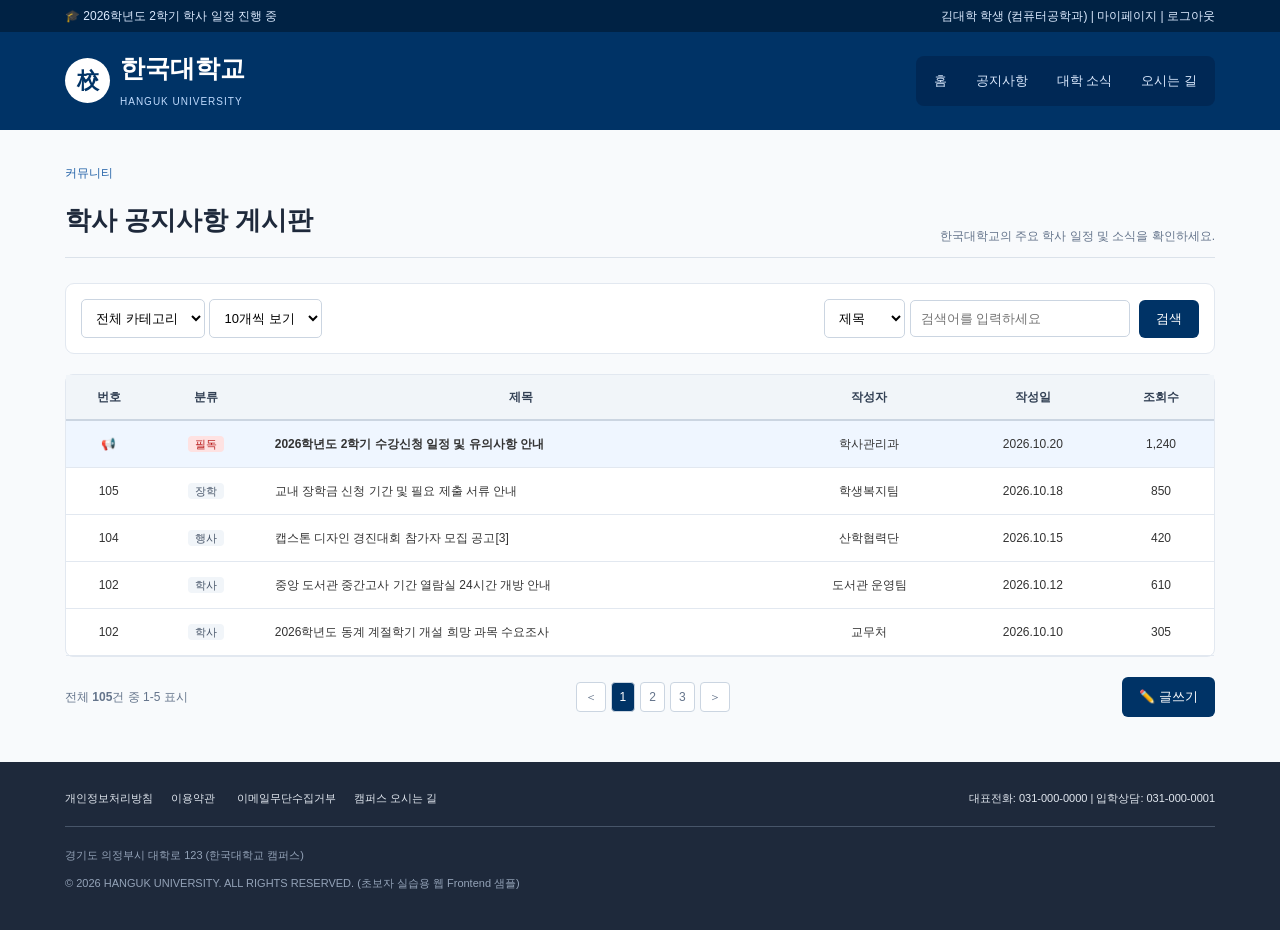
<file: board.html>
<!DOCTYPE html>
<html lang="en">
<head>
    <meta charset="UTF-8">
    <meta name="viewport" content="width=device-width, initial-scale=1.0">
    <link rel="stylesheet" href="css/style.css">
    <title>한국대학교 - Main</title>
</head>
<body>
    <div class="top">
        <div class="wrap topin">
            <span>🎓 2026학년도 2학기 학사 일정 진행 중</span>
            <span>김대학 학생 (컴퓨터공학과) | 마이페이지 | 로그아웃</span>
        </div>
    </div>
    <header>
        <div class="wrap headin">
            <a href="index.html" class="logo">
                <span class="mark">校</span>
                <span>
                    <b>한국대학교</b>
                    <small>HANGUK UNIVERSITY</small>
                </span>
            </a>
            <nav>
                <a href="index.html">홈</a>
                <a href="board.html">공지사항</a>
                <a href="#">대학 소식</a>
                <a href="#">오시는 길</a>
            </nav>
        </div>
    </header>

    <main class="wrap main">
        <div class="pagetitle">
            <div>
                <small>커뮤니티</small>
                <h1>학사 공지사항 게시판</h1>
            </div>
            <p>한국대학교의 주요 학사 일정 및 소식을 확인하세요.</p>
        </div>
        <div class="search">
            <div>
                <select>
                    <option>전체 카테고리</option>
                    <option>학사</option>
                    <option>장학</option>
                    <option>행사</option>
                </select>
                <select>
                    <option>10개씩 보기</option>
                    <option>20개씩 보기</option>
                </select>
            </div>
            <div>
                <select>
                    <option>제목</option>
                    <option>작성자</option>
                </select>
                <input type="text" placeholder="검색어를 입력하세요">
                <button class="btn navy-btn">검색</button>
            </div>
        </div>
        <div class="tablebox">
            <table>
                <thead>
                    <tr>
                        <th>번호</th>
                        <th>분류</th>
                        <th>제목</th>
                        <th>작성자</th>
                        <th>작성일</th>
                        <th>조회수</th>
                    </tr>
                </thead>
                <tbody>
                    <tr class="pinned"> <!-- 게시판 고정글 -->
                        <td>📢</td>
                        <td><em>필독</em></td>
                        <td><a href="view.html"><b>2026학년도 2학기 수강신청 일정 및 유의사항 안내</b></a></td>
                        <td>학사관리과</td>
                        <td>2026.10.20</td>
                        <td>1,240</td>
                    </tr>
                    <tr>
                        <td>105</td>
                        <td><label>장학</label></td>
                        <td><a href="view.html">교내 장학금 신청 기간 및 필요 제출 서류 안내</a></td>
                        <td>학생복지팀</td>
                        <td>2026.10.18</td>
                        <td>850</td>
                    </tr>
                    <tr>
                        <td>104</td>
                        <td><label>행사</label></td>
                        <td><a href="view.html">캡스톤 디자인 경진대회 참가자 모집 공고<span>[3]</span></a></td>
                        <td>산학협력단</td>
                        <td>2026.10.15</td>
                        <td>420</td>
                    </tr>
                    <tr>
                        <td>102</td>
                        <td><label>학사</label></td>
                        <td><a href="view.html">중앙 도서관 중간고사 기간 열람실 24시간 개방 안내</a></td>
                        <td>도서관 운영팀</td>
                        <td>2026.10.12</td>
                        <td>610</td>
                    </tr>
                    <tr>
                        <td>102</td>
                        <td><label>학사</label></td>
                        <td><a href="view.html">2026학년도 동계 계절학기 개설 희망 과목 수요조사</a></td>
                        <td>교무처</td>
                        <td>2026.10.10</td>
                        <td>305</td>
                    </tr>
                </tbody>
            </table>
        </div>
        <div class="borderbottm">
            <span>전체 <b>105</b>건 중 1-5 표시</span>
            <div class="pages">
                <a href="#">＜</a>
                <a href="#" class="selected">1</a>
                <a href="#">2</a>
                <a href="#">3</a>
                <a href="#">＞</a>
            </div>
            <a href="write.html" class="btn navy-btn">✏️ 글쓰기</a>
        </div>
    </main>

    <footer>
        <div class="wrap">
            <div class="footerlink">
                개인정보처리방침&nbsp;&nbsp;&nbsp;&nbsp;&nbsp;&nbsp;이용약관&nbsp;&nbsp;&nbsp;&nbsp;&nbsp;&nbsp;
                이메일무단수집거부&nbsp;&nbsp;&nbsp;&nbsp;&nbsp;&nbsp;캠퍼스 오시는 길
                <span>대표전화: 031-000-0000 | 입학상담: 031-000-0001</span>
            </div>
            <p>경기도 의정부시 대학로 123 (한국대학교 캠퍼스)</p>
            <p>© 2026 HANGUK UNIVERSITY. ALL RIGHTS RESERVED. (초보자 실습용 웹 Frontend 샘플)</p>
        </div>
    </footer>
</body>
</html>
</file>
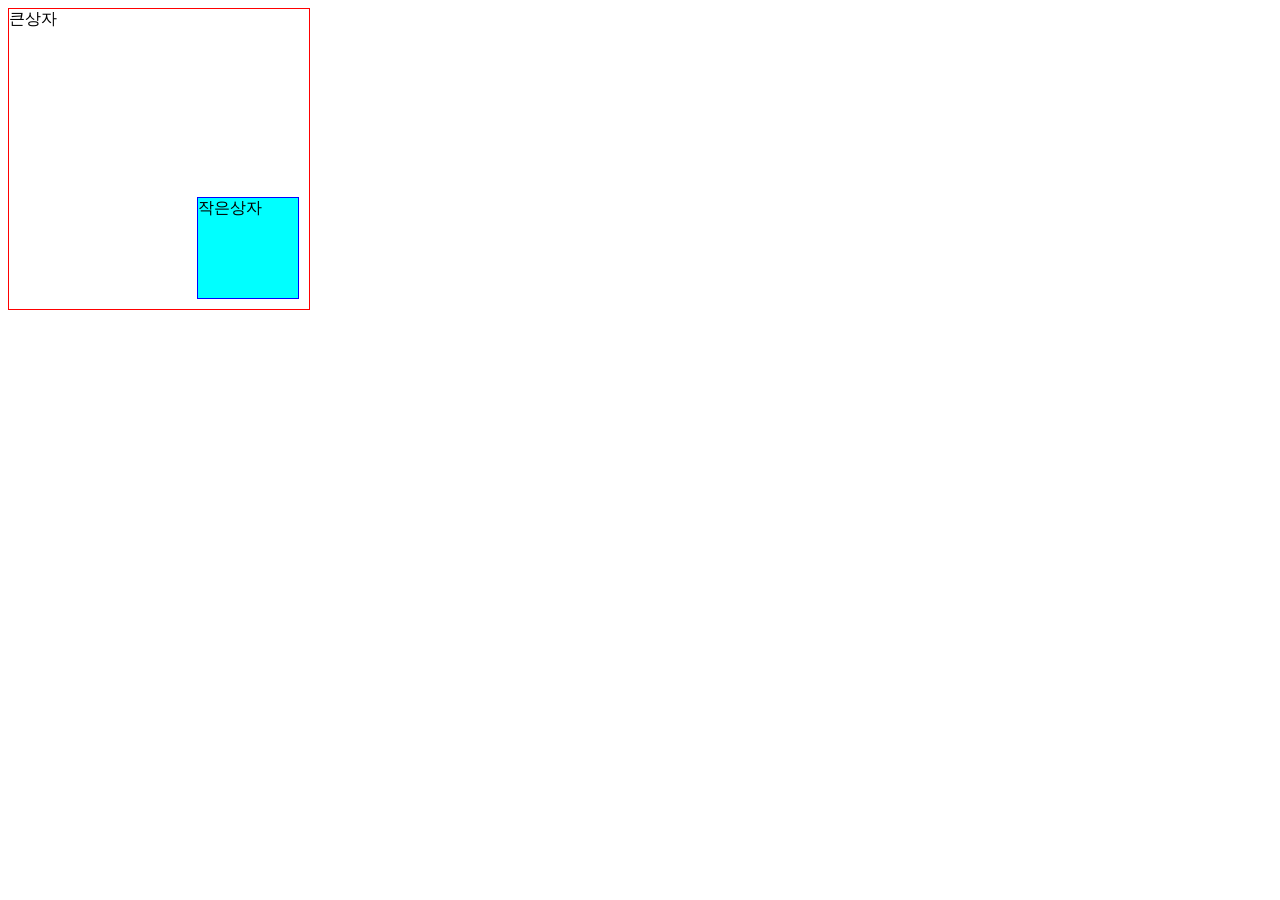
<file: postionTest.html>
<!DOCTYPE html>
<html lang="en">
<head>
    <meta charset="UTF-8">
    <meta name="viewport" content="width=device-width, initial-scale=1.0">
    <style>
        .bigbox { /* 부모 박스 */
            border: 1px solid red;
            width: 300px;
            height: 300px;

            position: relative;
        }
        .smallbox { /* 자식 박스 */
            border: 1px solid blue;
            width:100px;
            height: 100px;
            background-color: aqua;

            position: absolute;
            right: 10px;
            bottom: 10px;

        }
    </style>
    <title>position 연습</title>
</head>
<body>
    <div class="bigbox">
        큰상자
        <div class="smallbox">작은상자</div>
    </div>
</body>
</html>
</file>
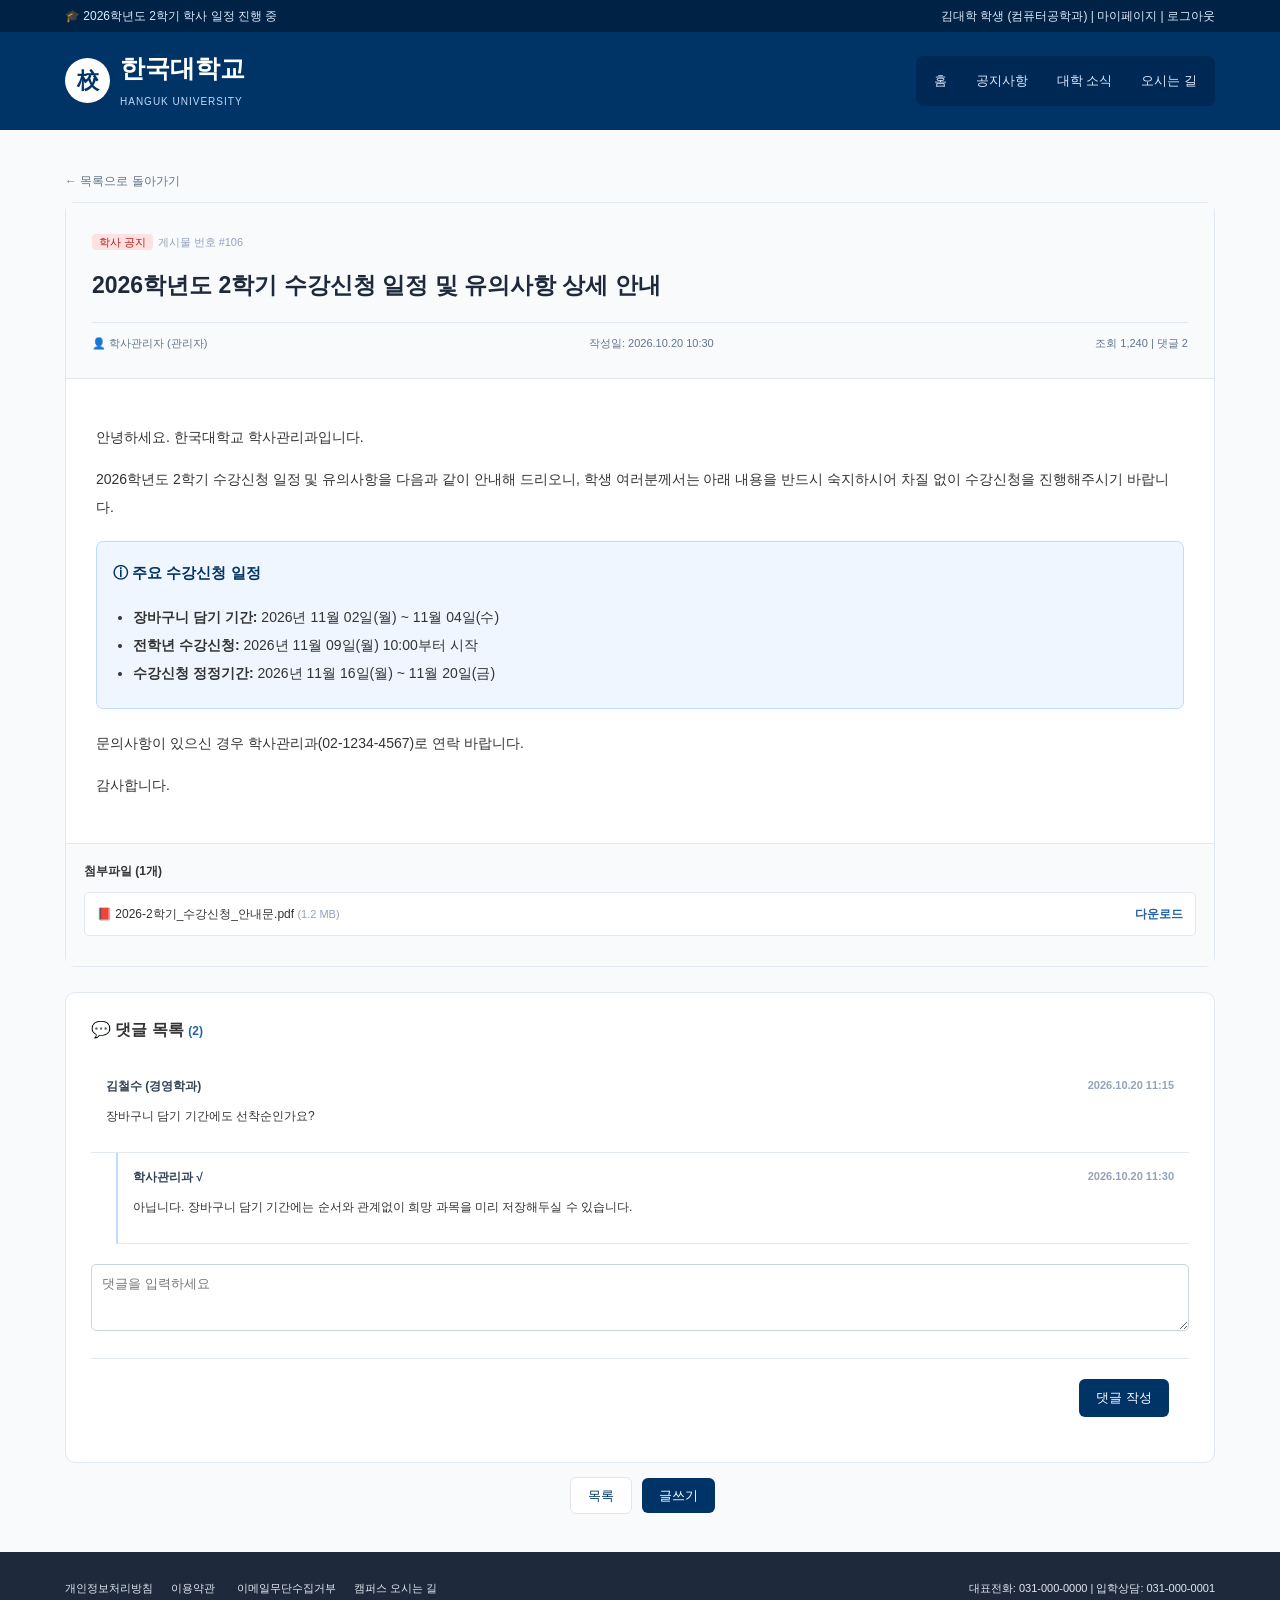
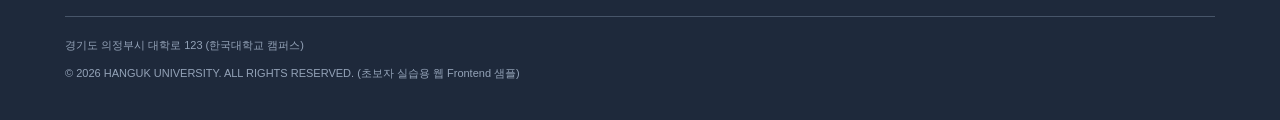
<file: view.html>
<!DOCTYPE html>
<html lang="en">
<head>
    <meta charset="UTF-8">
    <meta name="viewport" content="width=device-width, initial-scale=1.0">
    <link rel="stylesheet" href="css/style.css">
    <title>한국대학교 - Main</title>
</head>
<body>
    <div class="top">
        <div class="wrap topin">
            <span>🎓 2026학년도 2학기 학사 일정 진행 중</span>
            <span>김대학 학생 (컴퓨터공학과) | 마이페이지 | 로그아웃</span>
        </div>
    </div>
    <header>
        <div class="wrap headin">
            <a href="index.html" class="logo">
                <span class="mark">校</span>
                <span>
                    <b>한국대학교</b>
                    <small>HANGUK UNIVERSITY</small>
                </span>
            </a>
            <nav>
                <a href="index.html">홈</a>
                <a href="board.html">공지사항</a>
                <a href="#">대학 소식</a>
                <a href="#">오시는 길</a>
            </nav>
        </div>
    </header>

    <main class="wrap main">
        <p class="back"><a href="board.html">← 목록으로 돌아가기</a></p>

        <!-- 공지사항 내용 -->
        <article class="article">
            <div class="articlehead">
                <em>학사 공지</em> <small>게시물 번호 #106</small>
                <h1>2026학년도 2학기 수강신청 일정 및 유의사항 상세 안내</h1>
                <div class="meta">
                    <span>👤 학사관리자 (관리자)</span>
                    <span>작성일: 2026.10.20 10:30</span>
                    <span>조회 1,240 | 댓글 2</span>
                </div>
            </div>
            <div class="articlebody">
                <p>안녕하세요. 한국대학교 학사관리과입니다.</p>

                <p>
                   2026학년도 2학기 수강신청 일정 및 유의사항을 다음과 같이 안내해
                   드리오니, 학생 여러분께서는 아래 내용을 반드시 숙지하시어 차질 없이
                   수강신청을 진행해주시기 바랍니다.
                </p>

                <div class="schedule">
                    <h3>ⓘ 주요 수강신청 일정</h3>
                    <ul>
                        <li>
                            <b>장바구니 담기 기간:</b> 2026년 11월 02일(월) ~ 11월 04일(수)
                        </li>
                        <li>
                            <b>전학년 수강신청:</b> 2026년 11월 09일(월) 10:00부터 시작                        
                        </li>
                        <li>
                            <b>수강신청 정정기간:</b> 2026년 11월 16일(월) ~ 11월 20일(금)
                        </li>
                    </ul>
                </div>
                <p>문의사항이 있으신 경우 학사관리과(02-1234-4567)로 연락 바랍니다.</p>
                <p>감사합니다.</p>
            </div>
            <div class="file-attachment">
                <b>첨부파일 (1개)</b>
                <p> 
                    <span>📕 2026-2학기_수강신청_안내문.pdf <small>(1.2 MB)</small></span>
                    <a href="#">다운로드</a>
                </p>
                
            </div>
        </article>

        <!-- 댓글 목록 -->
        <section class="comments">
            <h2>💬 댓글 목록 <span class ="comments-count">(2)</span></h2>
            <div class="comment">
                <b>김철수 (경영학과) <span>2026.10.20 11:15</span></b>
                <p>장바구니 담기 기간에도 선착순인가요?</p>
            </div>
            <div class="comment reply">
                <b>학사관리과 √ <span>2026.10.20 11:30</span></b>
                <p>
                    아닙니다. 장바구니 담기 기간에는 순서와 관계없이 희망 과목을 미리
                    저장해두실 수 있습니다.
                </p>
            </div>
            <textarea rows="3" placeholder="댓글을 입력하세요"></textarea>
            <div class="actions">
                <button class="btn navy-btn">댓글 작성</button>
            </div>
        </section>
        <div class="write-buttons">
            <a href="board.html" class="btn white-btn">목록</a>
            <a href="write.html" class="btn navy-btn">글쓰기</a>
        </div>

    </main>

    <footer>
        <div class="wrap">
            <div class="footerlink">
                개인정보처리방침&nbsp;&nbsp;&nbsp;&nbsp;&nbsp;&nbsp;이용약관&nbsp;&nbsp;&nbsp;&nbsp;&nbsp;&nbsp;
                이메일무단수집거부&nbsp;&nbsp;&nbsp;&nbsp;&nbsp;&nbsp;캠퍼스 오시는 길
                <span>대표전화: 031-000-0000 | 입학상담: 031-000-0001</span>
            </div>
            <p>경기도 의정부시 대학로 123 (한국대학교 캠퍼스)</p>
            <p>© 2026 HANGUK UNIVERSITY. ALL RIGHTS RESERVED. (초보자 실습용 웹 Frontend 샘플)</p>
        </div>
    </footer>
</body>
</html>
</file>
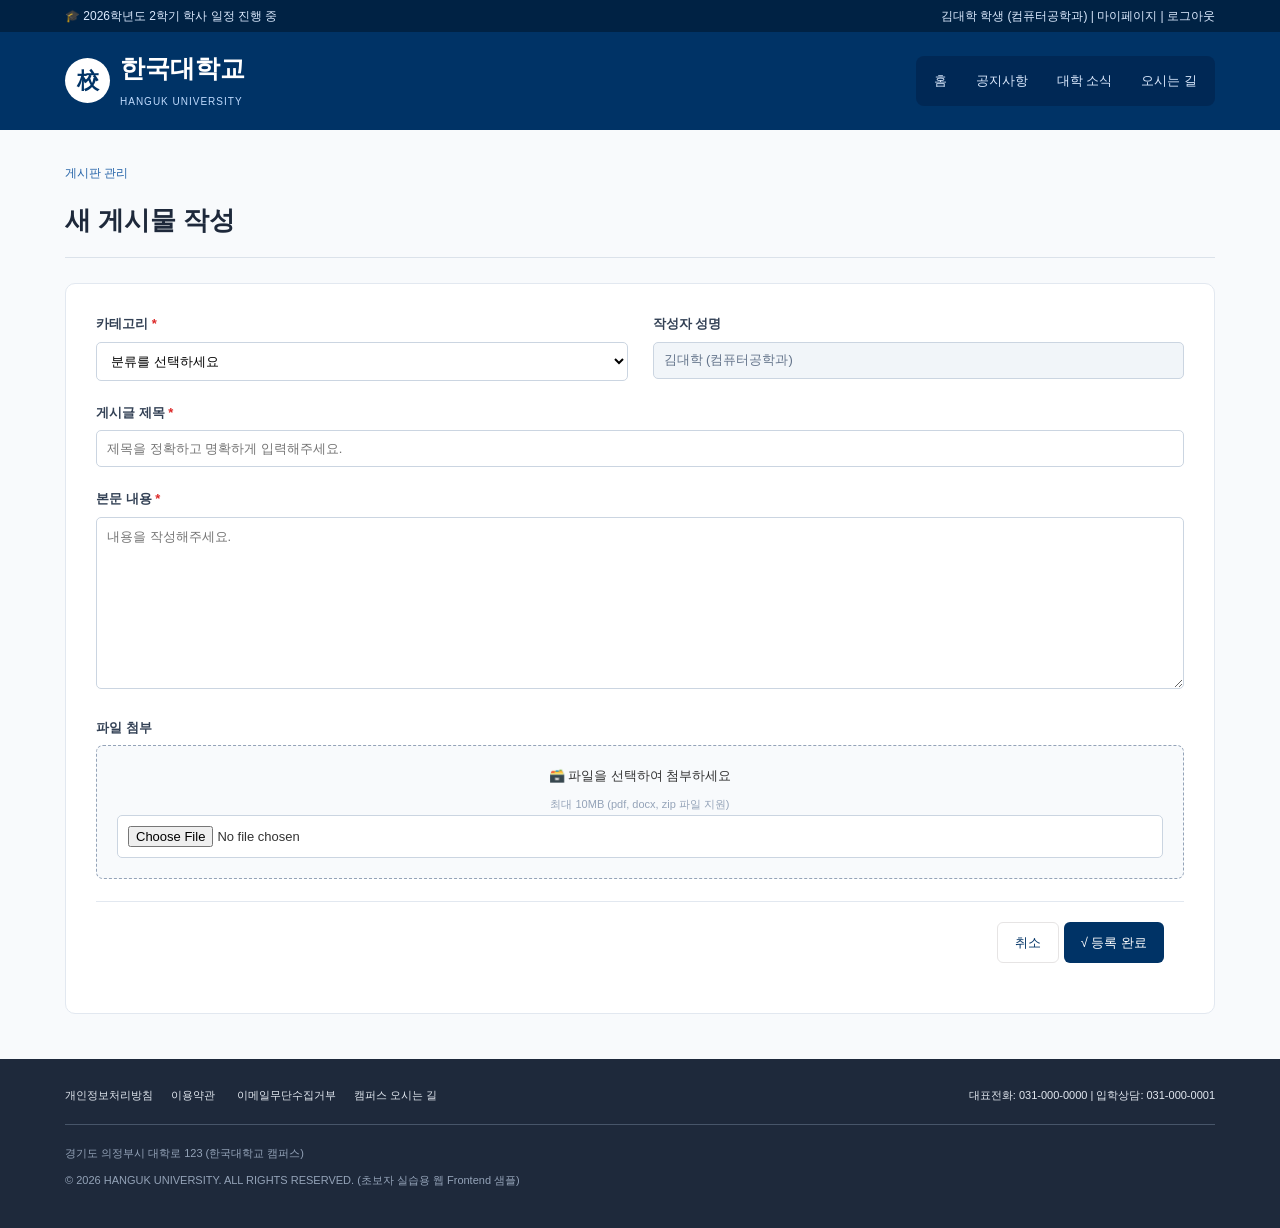
<file: write.html>
<!DOCTYPE html>
<html lang="en">
<head>
    <meta charset="UTF-8">
    <meta name="viewport" content="width=device-width, initial-scale=1.0">
    <link rel="stylesheet" href="css/style.css">
    <title>한국대학교 - Main</title>
</head>
<body>
    <div class="top">
        <div class="wrap topin">
            <span>🎓 2026학년도 2학기 학사 일정 진행 중</span>
            <span>김대학 학생 (컴퓨터공학과) | 마이페이지 | 로그아웃</span>
        </div>
    </div>
    <header>
        <div class="wrap headin">
            <a href="index.html" class="logo">
                <span class="mark">校</span>
                <span>
                    <b>한국대학교</b>
                    <small>HANGUK UNIVERSITY</small>
                </span>
            </a>
            <nav>
                <a href="index.html">홈</a>
                <a href="board.html">공지사항</a>
                <a href="#">대학 소식</a>
                <a href="#">오시는 길</a>
            </nav>
        </div>
    </header>

    <main class="wrap main">
        <div class="pagetitle">
            <div>
                <small>게시판 관리</small>
                <h1>새 게시물 작성</h1>
            </div>            
        </div>
        <!-- 글쓰기 폼 -->
         <section class="formpanel">
            
            <div class="form-row">
                <!-- 카테고리 -->
                <div class="field">
                    <label>카테고리 <b class="red">*</b></label>
                    <select>
                        <option>분류를 선택하세요</option>
                        <option>학사 공지</option>
                        <option>장학 안내</option>
                        <option>행사/모집</option>
                    </select>
                </div>

                <!-- 작성자 성명-->
                <div class="field">
                    <label>작성자 성명</label>
                    <input type="text" value="김대학 (컴퓨터공학과)" readonly>
                </div>
            </div>

            <!-- 게시글 제목 -->
            <div class="field">
                <label>게시글 제목 <b class="red">*</b></label>
                <input type="text" placeholder="제목을 정확하고 명확하게 입력해주세요.">
            </div>

            <!-- 본문 내용 -->
            <div class="field">
                <label>본문 내용 <b class="red">*</b></label>
                <textarea rows="10" placeholder="내용을 작성해주세요."></textarea>
            </div>

            <!-- 파일 첨부 -->
            <div class="field">
                <label>파일 첨부</label>
                <div class="upload">
                    <p>🗃️ 파일을 선택하여 첨부하세요</p>
                    <small>최대 10MB (pdf, docx, zip 파일 지원)</small>
                    <input type="file">
                </div>
            </div>

            <!-- 등록 버튼, 취소 버튼 -->
            <div class="actions">
                <a href="board.html" class="btn white-btn">취소</a>
                <button class="btn navy-btn">√ 등록 완료</button>
            </div>
         </section>
    </main>

    <footer>
        <div class="wrap">
            <div class="footerlink">
                개인정보처리방침&nbsp;&nbsp;&nbsp;&nbsp;&nbsp;&nbsp;이용약관&nbsp;&nbsp;&nbsp;&nbsp;&nbsp;&nbsp;
                이메일무단수집거부&nbsp;&nbsp;&nbsp;&nbsp;&nbsp;&nbsp;캠퍼스 오시는 길
                <span>대표전화: 031-000-0000 | 입학상담: 031-000-0001</span>
            </div>
            <p>경기도 의정부시 대학로 123 (한국대학교 캠퍼스)</p>
            <p>© 2026 HANGUK UNIVERSITY. ALL RIGHTS RESERVED. (초보자 실습용 웹 Frontend 샘플)</p>
        </div>
    </footer>
</body>
</html>
</file>
<file: css/style.css>
/* 공통 기본 설정 */
* {
    box-sizing: border-box;
}

body {
    margin: 0;
    font-family: Arial, "맑은 고딕", sans-serif;
    color: #333;
    background-color: #f8fafc;
    line-height: 1.5;
}

a {
    color: inherit;
    text-decoration: none;
}

a:hover {
    text-decoration: underline;
}

.wrap {
    max-width: 1150px;
    margin: 0 auto;
}

/* top 디자인 */

.top {
    background-color: #002244;
    color: #dbeafe;
    font-size: 12px;
    padding: 7px 0;
}

.topin {
    display: flex;
    justify-content: space-between;
    gap: 10px;
}

/* header 디자인 */
.headin {
    display: flex;
    justify-content: space-between;
    align-items: center;
    gap: 20px;
    padding: 18px 0;
}

header {
    background-color: #003366;
    color: white;
}

.logo {
    display: flex;
    gap: 10px;
    align-items: center;
}

.mark {
    display: flex;
    justify-content: center;
    align-items: center;
    width: 45px;
    height: 45px;
    border-radius: 50%; /* 동그란 테두리 만들기 */
    background-color: white;
    color: #003366;
    font-size: 22px;
    font-weight: bold;
}

.logo b {
    display: block;
    font-size: 25px;
}

.logo small {
    font-size: 10px;
    color: #bfdbfe;
    letter-spacing: 1px;
}

nav {
    display: flex;
    gap: 5px;
    font-size: 13px;
    padding: 6px;
    border-radius: 8px;
    background-color: #002855;
}

nav a {
    color: #dbeafe;
    padding: 9px 12px;
}

nav a:hover {
    background-color: #2563a8;
    color: white;
    text-decoration: none;
    border-radius: 5px;
}

/* main 컨텐츠 디자인 */
.main {
    padding-top: 30px;
    padding-bottom: 45px;
    min-height: 600px;
}

.hero { /* 메인 배너 */
    background: linear-gradient(110deg, #003366, #005599);
    /* 선형 그라디언트 만들기 */
    border-radius: 14px;
    color: white;
    padding: 40px;
    position: relative;
}

.pill {
    background-color: #245985;
    border: 1px solid #6496c4;
    border-radius: 20px;
    padding: 4px 12px;
    font-size: 11px;
}

.hero h1 {
    font-size: 32px;
}

.hero p {
    font-size: 14px;
    color: #dbeafe;
    margin-bottom: 25px;
}

/* 공통 버튼 디자인 */
.btn {
    border: 0;
    text-align: center;
    padding: 10px 17px;
    font-family: inherit;
    background-color: pink;
    border-radius: 6px;
    font-size: 13px;
}

.btn:hover {
    text-decoration: none;
    opacity: 0.9;
}

/* 오렌지색 버튼 디자인 */
.orange-btn {
    background-color: #e67e22;
    color: white;
}

/* 흰색 버튼 디자인 */
.white-btn {
    background-color: white;
    color: #003366;
    margin-left: 5px;
    border: 1px solid rgb(230, 228, 228);
}

/* 남색 버튼 디자인 */
.navy-btn {
    background-color: #003366;
    color: white;
    margin-left: 5px ;
}

.watermark {
    font-size: 150px;
    opacity: 0.1;
    color: white;
    font-weight: bold;
    position: absolute;
    right: 20px;
    bottom: -40px;
}

.quick {
    display: flex;
    gap: 15px;

}

.quick a {
    flex: 1;
    border: 1px solid #e2e8f0;
    padding: 18px 10px;
    text-align: center;
    background-color: white;
    border-radius: 10px;
    margin-top: 27px;
}

.quick a:hover {
    text-decoration: none;
    border: 1px solid #9bb8d4;
}

.quick i {
    display: block;
    font-size: 22px;
    border-radius: 50%;
    background-color: #eff6ff;
    width: 45px;
    height: 45px;
    margin: 0 auto 10px;
    padding-top: 7px ;
    
    font-style: normal; /* 이탤릭체->원래 상태로 복귀 */
}

.quick b {
    display: block;
    font-size: 13px;
}

.quick small {
    display: block;
    font-size: 11px;
    color: #64748b;
    margin-top: 5px;
}

.news {
    display: flex;
    gap: 15px;
    margin-top: 27px;
}

.panel {
    flex: 1;
    border: 1px solid #e2e8f0;
    border-radius: 10px;
    padding: 22px;
    background-color: white;
}

.notice-title {
    display: flex;
    justify-content: space-between;
    align-items: center;
    border-bottom: 1px solid #e2e8f0;
    margin-bottom: 15px;
}

.news-title {
    display: flex;
    justify-content: space-between;
    align-items: center;
    border-bottom: 1px solid #e2e8f0;
    margin-bottom: 15px;
}

.notice-title a { /* 더보기 + */
    color: #2563a8;
    font-size: 12px;
}

.news-title small { /* CAMPUS NOW */
    color: #94a3b8;
    font-size: 11px;
}

.notice-title h2 {
    font-size: 17px;
}

.news-title h2 {
    font-size: 17px;
}

.notice-content { /* 공지사항글 리스트 */
    list-style: none; /* 글머리 기호 삭제 */
    margin: 0;
    padding: 0; /* 리스트가 기본적으로 가지고 있는 왼쪽 말머리 공간 삭제 */
}

.notice-content li {
    font-size: 12px;
    display: flex;
    justify-content: space-between;
    gap: 10px;
    padding: 8px 0;
    align-items: center;
}

em {
    background-color: #fee2e2;
    border-radius: 4px;
    font-style: normal;
    font-size: 11px;
    padding: 2px 7px;
    color: #b91c1c;
}

.notice-content span {
    font-size: 11px;
    color: #94a3b8;
}

.news-content {
    display: flex;
    gap: 15px;
}

.news-content img {
    border-radius: 7px;
    width: 120px;
    height: 90px;
    object-fit: cover;
}

.news-content b {
    font-size: 12px;
    color: #2563a8;
}

.news-content h3 {
    font-size: 13px;
    margin: 5px 0;
}

.news-content p {
    font-size: 13px;
    color: #64748b;
}

.news-content span {
    font-size: 11px;
    color: #94a3b8;
}

/* footer 디자인 */
footer {
    background-color: #1e293b;
    color: #94a3b8;
    padding: 28px 0;
    font-size: 11px;
}

.footerlink {
    display: flex;
    justify-content: space-between;
    gap: 12px;
    color: #e2e8f0;
    border-bottom: 1px solid #475569;
    padding-bottom: 20px;
    margin-bottom: 20px;    
}

.footerlink p {
    margin-top: 5px;
    margin-bottom: 5px;
}

/* 게시판 목록 디자인 */

/* 페이지 제목 배너 */
.pagetitle {
    display: flex;
    justify-content: space-between;
    border-bottom:1px solid #dbe2ea;
    margin-bottom: 25px;
    align-items: end; /* 세로 정렬에서 하단 정렬 */
}

.pagetitle small {
    font-size: 12px;
    color: #2563a8;
}

.pagetitle h1 {
    font-size: 26px;
    color: #1e293b;
}

.pagetitle p {
    font-size: 12px;
    color: #64748b;
}

/* 게시판 검색 디자인 */
.search {
    display: flex;
    justify-content: space-between;
    align-items: center;
    padding: 15px;
    background-color: white;
    border: 1px solid #e2e8f0;
    border-radius: 9px;
    margin-bottom: 20px;
}

select, input {
    font-family: inherit;
    font-size: 13px;
    padding: 10px;
    border: 1px solid #cbd5e1;
    border-radius: 5px;
    background-color: white;
}

.search input {
    width: 220px;
}

.tablebox {
    border: 1px solid #e2e8f0;
    border-radius: 8px;
    background-color: white;
}

table {
    width: 100%;
    border-collapse: collapse;
    font-size: 12px;
    text-align: center;
}

th {
    background-color: #f1f5f9;
    color: #334155;
    padding: 13px;
    border-bottom: 2px solid #cbd5e1;
}

td {
    padding: 14px;
    border-bottom: 1px solid #e2e8f0;

}

.pinned {
    background-color: #eff6ff;
}

td label {
    padding: 2px 7px;
    background-color: #f1f5f9;
    border-radius: 4px;
    color: #475569;
    font-size: 11px;
}

td:nth-child(3) { /* tr내 td 중 3번째 td만 선택 */
    text-align: left;
}

/* 게시판 목록 하단 페이지 번호 디자인 */
.borderbottm {
    display: flex;
    justify-content: space-between;
    align-items: center;
    margin-top: 20px;
    font-size: 12px;
    color: #64748b;
}

.pages {
    display: flex;
    gap: 5px;
}

.pages a {
    border: 1px solid #cbd5e1;
    border-radius: 4px;
    text-align: center;
    background-color: white;
    padding: 5px 8px;
}

.pages .selected { /* 선택된 페이지 디자인 변경 */
    background-color: #003366;
    color: white;
}

/* 게시판 글 내용보기 디자인 */
.back {
    color: #64748b;
    font-size: 12px;    
}

.article {
    border: 1px solid #e2e8f0;
    background-color: white;
    border-radius: 10px;
}

.articlehead {
    background-color: #f8fafc;
    padding: 26px;
    border-bottom: 1px solid #e2e8f0;
}

.articlehead h1 {
    color: #1e293b;
    font-size: 23px;
    margin-top: 15px;
    margin-left: 0;
    margin-bottom: 20px;
}

.articlehead .meta {
    display: flex;
    justify-content: space-between;
    font-size: 11px;
    color: #64748b;
    gap: 10px;
    border-top: 1px solid #e2e8f0;
    padding-top: 12px;
}

.articlehead small {
    font-size: 11px;
    color: #94a3b8;
}

.articlebody {
    padding: 30px;
    min-height: 250px;
    font-size: 14px;
    line-height: 2.0;
}

.articlebody .schedule {
    border: 1px solid #bfdbfe;
    background-color: #eff6ff;
    border-radius: 7px;
    padding: 16px;
    margin-top: 20px;
    margin-bottom: 20px;
}

.articlebody .schedule h3 {
    color: #003366;
    font-size: 15px;
    margin-top: 0;
    margin-left: 0;
}

.articlebody ul {
    padding-left: 20px;
    margin-bottom: 5px;
}

.file-attachment {
    border-top: 1px solid #e2e8f0;
    padding: 18px;
    font-size: 12px;
    background-color: #f8fafc;
   
}

.file-attachment p {
    display: flex;
    justify-content: space-between;
    border: 1px solid #e2e8f0;
    border-radius: 5px;
    padding: 12px;
    background-color: white;
}

.file-attachment a {
    color: #2563a8;
    font-weight: bold;
}

.file-attachment p small {
    font-size: 11px;
    color: #94a3b8;
}

.comments {
    padding: 25px;
    margin-top: 25px;
    background-color: white;
    border: 1px solid #e2e8f0;
    border-radius: 10px;
}

.comments h2 {
    font-size: 16px;
    margin-top: 0;
    margin-bottom: 20px;
}

.comments-count {
    color: #2563a8;
    font-size: 12px;
}

.comment {
    border-bottom: 1px solid #e2e8f0;
    padding: 15px;
    font-size: 12px;
}

.comment b {
    color: #334155;
    display: flex;
    justify-content: space-between;
    align-items: center;
}

.comment span { /* 댓글 시간 표시 */
    color: #94a3b8;   
    font-size: 11px;
}

.comment.reply {
    margin-left: 25px;
    padding-left: 15px;
    border-left: 2px solid #bfdbfe;
    margin-bottom: 20px;
}

.comments textarea {
    width: 100%;   
    border: 1px solid #cbd5e1;
    border-radius: 5px;
    background-color: white;
    font-size: 13px;
    font-family: inherit;
    padding: 10px;
    resize: vertical;
}

.actions {
    display: flex;
    justify-content: flex-end; /* 오른쪽 정렬 */
    padding: 20px;
    border-top: 1px solid #e2e8f0;
    margin-top: 20px;
}

.write-buttons {
    text-align: center;
    margin-top: 20px;
}

/* 게시판 글쓰기 폼 디자인 */

.formpanel {
    background-color: white;
    border: 1px solid #e2e8f0;
    border-radius: 10px;
    padding: 30px;
}

.form-row {
    display: flex;
    gap: 25px;
}

.form-row .field {
    flex: 1;
}

.field {
    margin-bottom: 22px;
}

.field label {
    display: block;
    font-size: 13px;
    font-weight: bold;
    color: #334155;
    margin-bottom: 8px;
}

.field .red {
    color: #dc2626;
}

.field input, .field select, .field textarea {
    width: 100%;
}

.field textarea {
    padding: 10px;
    font-size: 13px;
    border: 1px solid #cbd5e1;
    border-radius: 5px;
    background-color: white;
    font-family: inherit;
    resize: vertical;
}

/* readonly 속성을 가진 input 만 선택 */
.field input[readonly] {
    background-color: #f1f5f9;
    color: #64748b;
}

.upload {
    padding: 20px;
    text-align: center;
    background-color: #f8fafc;
    border: 1px dashed #94a3b8 ;
    border-radius: 7px;
}

.upload p {
    font-size: 13px;
    margin-top: 0;
    margin-bottom: 5px;
}

.upload small {
    font-size: 11px;
    color: #94a3b8;
    margin-bottom: 20px;
}
</file>
